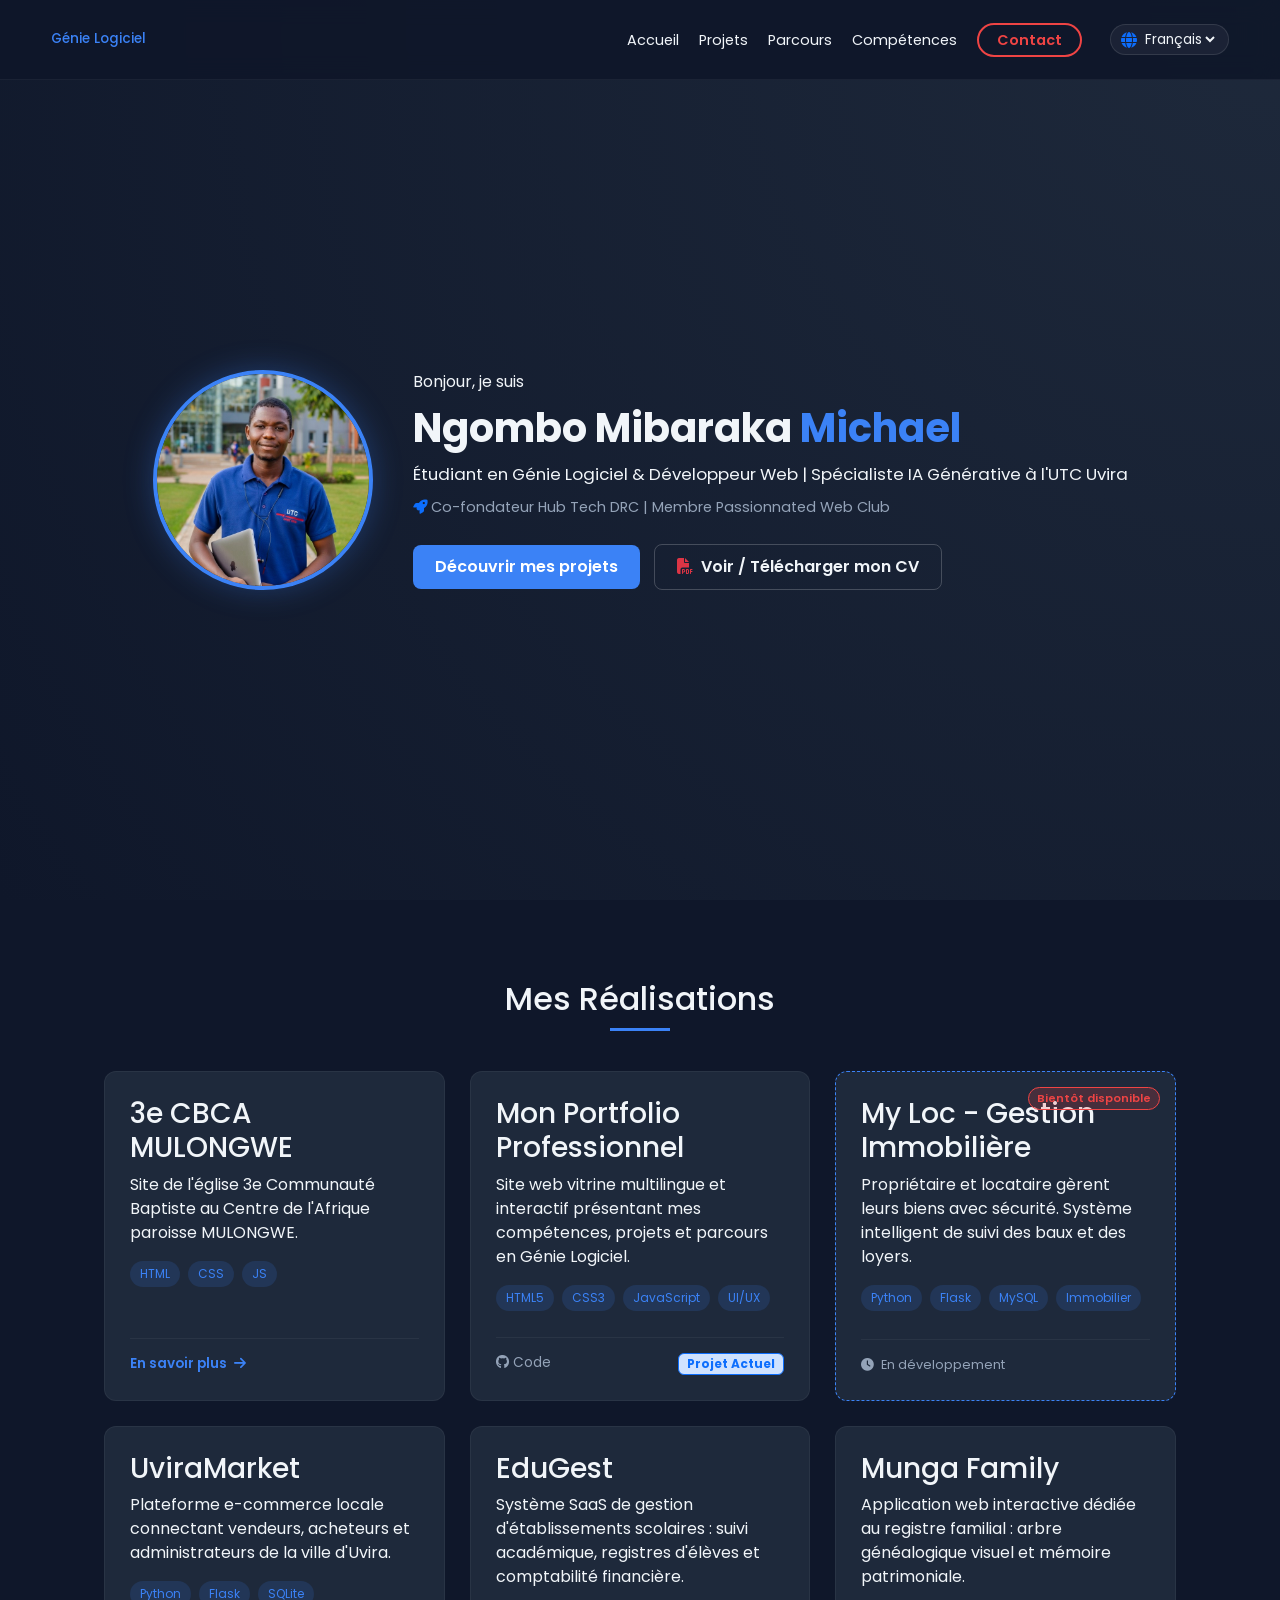
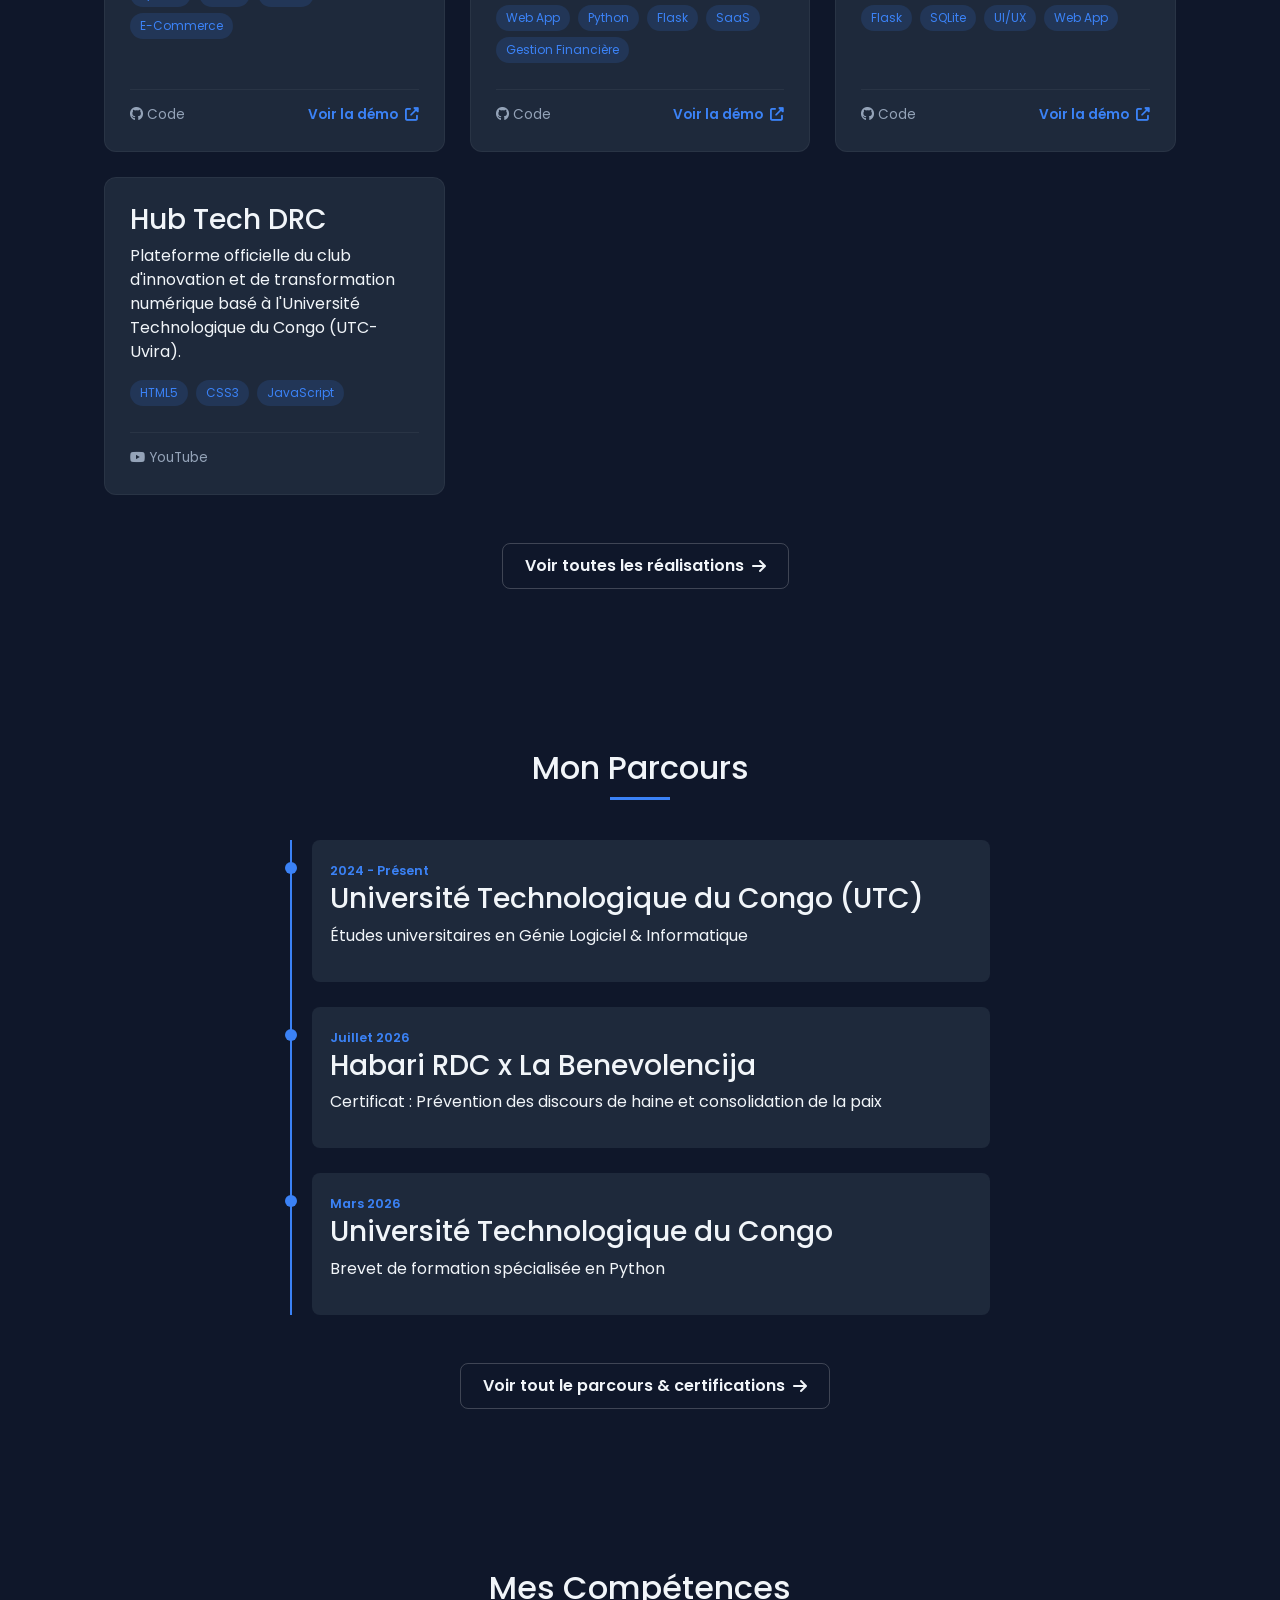
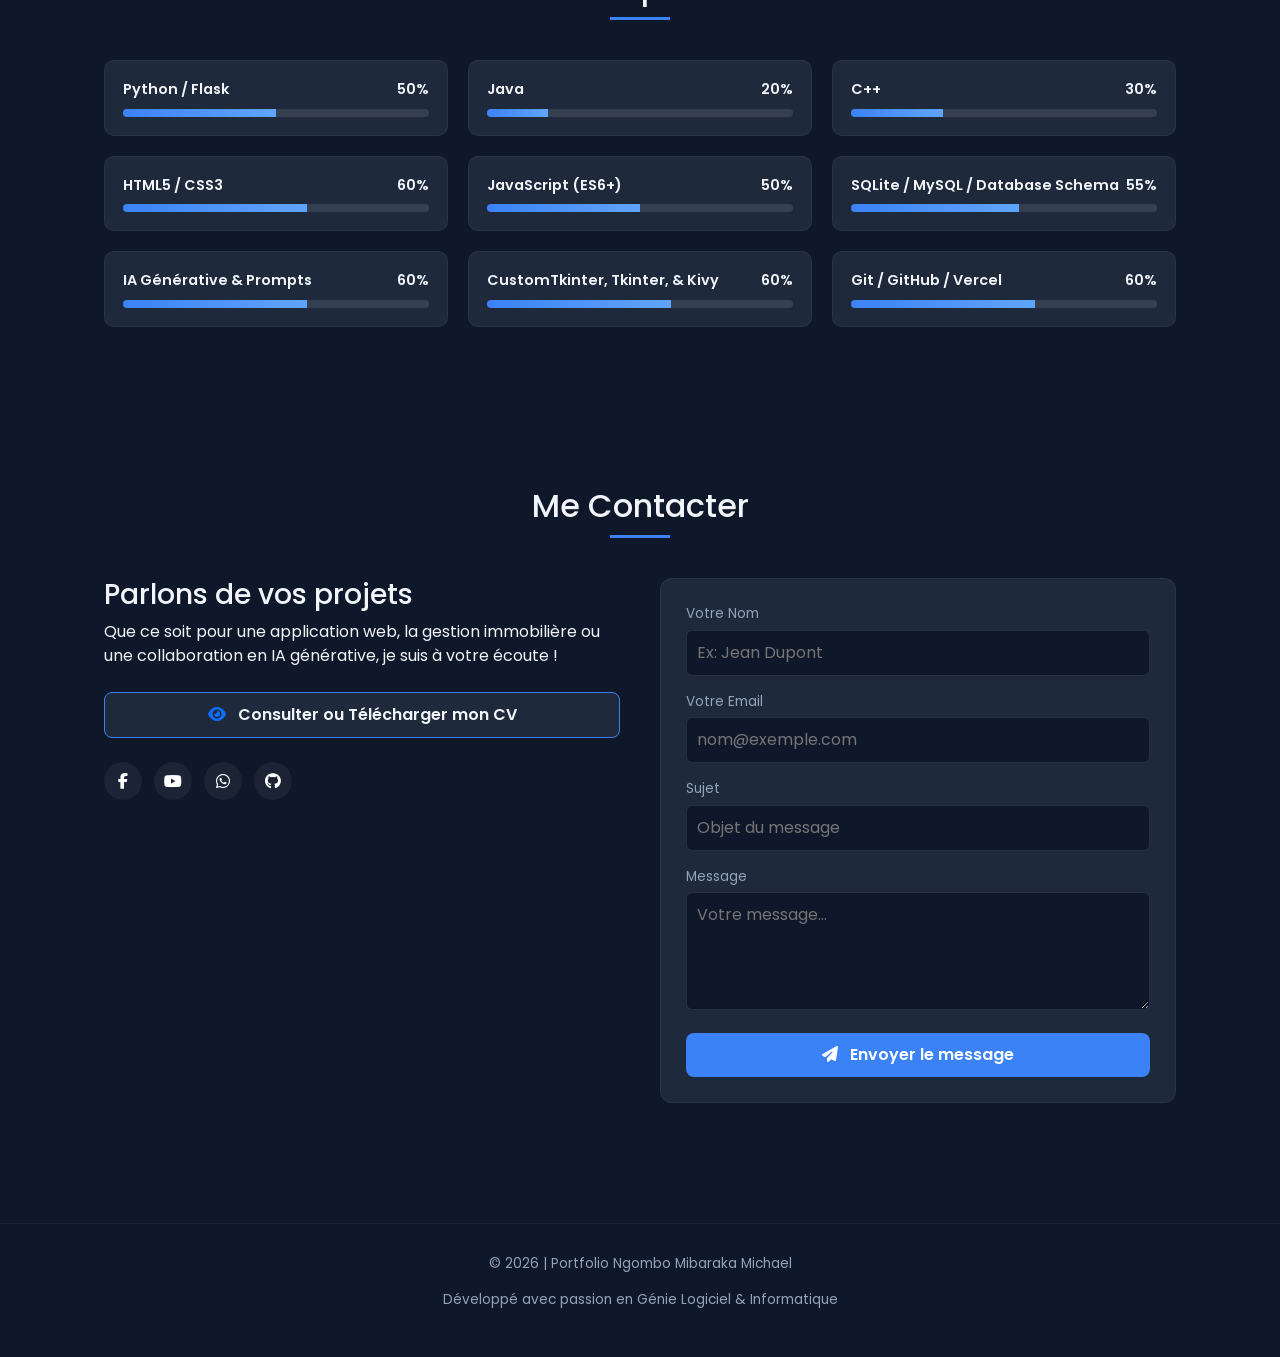
<file: index.html>
<!DOCTYPE html>
<html lang="fr">
<head>
    <meta charset="UTF-8">
    <meta name="viewport" content="width=device-width, initial-scale=1.0">
    <title>Portfolio | Ngombo Mibaraka Michael</title>

    <link href="https://cdn.jsdelivr.net/npm/bootstrap@5.3.0-alpha1/dist/css/bootstrap.min.css" rel="stylesheet">
    <link rel="stylesheet" href="https://cdnjs.cloudflare.com/ajax/libs/font-awesome/6.4.0/css/all.min.css">
    <link href="https://fonts.googleapis.com/css2?family=Poppins:wght@300;400;500;600;700&display=swap" rel="stylesheet">

    <link rel="stylesheet" href="style.css?v=6.0">
</head>
<body>

    <!-- NAVIGATION -->
    <nav class="navbar">
        <div class="logo">
            <span class="logo-sub">Génie Logiciel</span>
        </div>

        <div class="menu-toggle" id="mobile-menu">
            <span class="bar"></span>
            <span class="bar"></span>
            <span class="bar"></span>
        </div>

        <ul class="nav-links" id="nav-links">
            <li><a href="#accueil" data-i18n="nav_home">Accueil</a></li>
            <li><a href="#projets" data-i18n="nav_projects">Projets</a></li>
            <li><a href="#parcours" data-i18n="nav_timeline">Parcours</a></li>
            <li><a href="#competences" data-i18n="nav_skills">Compétences</a></li>
            <li><a href="#contact" class="btn-contact-nav" data-i18n="nav_contact">Contact</a></li>
            
            <li class="lang-selector-container ms-2">
                <i class="fas fa-globe text-primary me-1"></i>
                <select id="lang-select" class="lang-select">
                    <option value="fr" selected>Français</option>
                    <option value="en">English</option>
                    <option value="sw">Kiswahili</option>
                </select>
            </li>
        </ul>
    </nav>


    <!-- HERO SECTION -->
    <header id="accueil" class="hero">
        <div class="hero-container">
            <div class="hero-photo-container">
                <img src="image/image[1].jpg" alt="Ngombo Mibaraka Michael" class="hero-photo">
            </div>
            
            <div class="hero-text">
                <span class="greeting" data-i18n="hero_greeting">Bonjour, je suis</span>
                <h1>Ngombo Mibaraka <span class="highlight">Michael</span></h1>
                <p class="role-title" data-i18n="hero_role">Étudiant en Génie Logiciel & Développeur Web | Spécialiste IA Générative à l'UTC Uvira</p>
                <p class="sub-info"><i class="fas fa-rocket text-primary"></i> <span data-i18n="hero_sub">Co-fondateur Hub Tech DRC | Membre Passionnated Web Club</span></p>

                <div class="hero-btns">
                    <a href="#projets" class="btn-primary" data-i18n="btn_discover">Découvrir mes projets</a>
                    <button id="btn-open-cv-modal" class="btn-secondary"><i class="fas fa-file-pdf me-2 text-danger"></i><span data-i18n="btn_view_cv">Voir / Télécharger mon CV</span></button>
                </div>
            </div>
        </div>
    </header>

    <main>
        <!-- PROJETS -->
        <section id="projets" class="section">
            <h2 class="section-title" data-i18n="title_projects">Mes Réalisations</h2>

            <div class="projects-grid">

                <!-- 3e CBCA Mulongwe -->
                <div class="project-card">
                    <div class="card-content">
                        <h3>3e CBCA MULONGWE</h3>
                        <p data-i18n="desc_cbca">Site de l'église 3e Communauté Baptiste au Centre de l'Afrique paroisse MULONGWE.</p>
                        <div class="tags">
                            <span class="tag">HTML</span>
                            <span class="tag">CSS</span>
                            <span class="tag">JS</span>
                        </div>
                    </div>
                    <div class="card-actions">
                        <a href="https://ngombomibaraka-eng.github.io/cbca_mulongwe/" class="btn-link-more"><span>En savoir plus</span> <i class="fas fa-arrow-right ms-1"></i></a>
                    </div>
                </div>

                <!-- Mon Portfolio Personnel -->
                <div class="project-card">
                    <div class="card-content">
                        <h3>Mon Portfolio Professionnel</h3>
                        <p data-i18n="desc_portfolio">Site web vitrine multilingue et interactif présentant mes compétences, projets et parcours en Génie Logiciel.</p>
                        <div class="tags">
                            <span class="tag">HTML5</span>
                            <span class="tag">CSS3</span>
                            <span class="tag">JavaScript</span>
                            <span class="tag">UI/UX</span>
                        </div>
                    </div>
                    <div class="card-actions">
                        <a href="https://github.com/ngombomibaraka-eng/" target="_blank" class="btn-icon"><i class="fab fa-github"></i> Code</a>
                        <span class="badge bg-primary-subtle text-primary border border-primary px-2 py-1 rounded" data-i18n="tag_active">Projet Actuel</span>
                    </div>
                </div>

                <!-- My Loc -->
                <div class="project-card badge-upcoming-container">
                    <span class="badge-upcoming" data-i18n="badge_soon">Bientôt disponible</span>
                    <div class="card-content">
                        <h3>My Loc - Gestion Immobilière</h3>
                        <p data-i18n="desc_myloc">Propriétaire et locataire gèrent leurs biens avec sécurité. Système intelligent de suivi des baux et des loyers.</p>
                        <div class="tags">
                            <span class="tag">Python</span>
                            <span class="tag">Flask</span>
                            <span class="tag">MySQL</span>
                            <span class="tag">Immobilier</span>
                        </div>
                    </div>
                    <div class="card-actions">
                        <span class="status-disabled"><i class="fas fa-clock me-1"></i> <span data-i18n="status_in_dev">En développement</span></span>
                    </div>
                </div>

                <!-- UviraMarket -->
                <div class="project-card">
                    <div class="card-content">
                        <h3>UviraMarket</h3>
                        <p data-i18n="desc_uviramarket">Plateforme e-commerce locale connectant vendeurs, acheteurs et administrateurs de la ville d'Uvira.</p>
                        <div class="tags">
                            <span class="tag">Python</span>
                            <span class="tag">Flask</span>
                            <span class="tag">SQLite</span>
                            <span class="tag">E-Commerce</span>
                        </div>
                    </div>
                    <div class="card-actions">
                        <a href="https://github.com/ngombomibaraka-eng/" target="_blank" class="btn-icon"><i class="fab fa-github"></i> Code</a>
                        <a href="https://uvira-market-omega.vercel.app" target="_blank" class="btn-link-more"><span data-i18n="btn_demo">Voir la démo</span> <i class="fas fa-external-link-alt ms-1"></i></a>
                    </div>
                </div>

                <!-- EduGest -->
                <div class="project-card">
                    <div class="card-content">
                        <h3>EduGest</h3>
                        <p data-i18n="desc_edugest">Système SaaS de gestion d'établissements scolaires : suivi académique, registres d'élèves et comptabilité financière.</p>
                        <div class="tags">
                            <span class="tag">Web App</span>
                            <span class="tag">Python</span>
                            <span class="tag">Flask</span>
                            <span class="tag">SaaS</span>
                            <span class="tag">Gestion Financière</span>
                        </div>
                    </div>
                    <div class="card-actions">
                        <a href="https://github.com/ngombomibaraka-eng/" target="_blank" class="btn-icon"><i class="fab fa-github"></i> Code</a>
                        <a href="https://edu-gest-beta.vercel.app" target="_blank" class="btn-link-more"><span data-i18n="btn_demo">Voir la démo</span> <i class="fas fa-external-link-alt ms-1"></i></a>
                    </div>
                </div>

                <!-- Munga Family -->
                <div class="project-card">
                    <div class="card-content">
                        <h3>Munga Family</h3>
                        <p data-i18n="desc_mungafamily">Application web interactive dédiée au registre familial : arbre généalogique visuel et mémoire patrimoniale.</p>
                        <div class="tags">
                            <span class="tag">Flask</span>
                            <span class="tag">SQLite</span>
                            <span class="tag">UI/UX</span>
                            <span class="tag">Web App</span>
                        </div>
                    </div>
                    <div class="card-actions">
                        <a href="https://github.com/ngombomibaraka-eng/" target="_blank" class="btn-icon"><i class="fab fa-github"></i> Code</a>
                        <a href="https://munga-family.vercel.app" target="_blank" class="btn-link-more"><span data-i18n="btn_demo">Voir la démo</span> <i class="fas fa-external-link-alt ms-1"></i></a>
                    </div>
                </div>

                <!-- Hub Tech DRC -->
                <div class="project-card">
                    <div class="card-content">
                        <h3>Hub Tech DRC</h3>
                        <p data-i18n="desc_hubtech">Plateforme officielle du club d'innovation et de transformation numérique basé à l'Université Technologique du Congo (UTC-Uvira).</p>
                        <div class="tags">
                            <span class="tag">HTML5</span>
                            <span class="tag">CSS3</span>
                            <span class="tag">JavaScript</span>
                        </div>
                    </div>
                    <div class="card-actions">
                        <a href="https://youtube.com/@hubtechdrc?si=TBOERxqZ5r6x81qi" target="_blank" class="btn-icon"><i class="fab fa-youtube"></i> YouTube</a>
                    </div>
                </div>

            </div>

            <!-- BOUTON VOIR TOUTES LES RÉALISATIONS -->
            <div class="text-center mt-5">
                <a href="projets-detail.html" class="btn-secondary d-inline-flex align-items-center gap-2">
                    <span>Voir toutes les réalisations</span>
                    <i class="fas fa-arrow-right"></i>
                </a>
            </div>
        </section>

        <!-- PARCOURS -->
        <section id="parcours" class="section">
            <h2 class="section-title" data-i18n="title_timeline">Mon Parcours</h2>

            <div class="timeline">
                <div class="timeline-item">
                    <span class="timeline-date">2024 - Présent</span>
                    <h3>Université Technologique du Congo (UTC)</h3>
                    <p data-i18n="tl_utc">Études universitaires en Génie Logiciel & Informatique</p>
                </div>

                <div class="timeline-item">
                    <span class="timeline-date">Juillet 2026</span>
                    <h3>Habari RDC x La Benevolencija</h3>
                    <p data-i18n="tl_benevolencija">Certificat : Prévention des discours de haine et consolidation de la paix</p>
                </div>

                <div class="timeline-item">
                    <span class="timeline-date">Mars 2026</span>
                    <h3>Université Technologique du Congo</h3>
                    <p data-i18n="tl_python">Brevet de formation spécialisée en Python</p>
                </div>
            </div>

            <!-- BOUTON VOIR TOUT LE PARCOURS ET CERTIFICATIONS -->
            <div class="text-center mt-5">
                <a href="parcours-detail.html" class="btn-secondary d-inline-flex align-items-center gap-2">
                    <span>Voir tout le parcours & certifications</span>
                    <i class="fas fa-arrow-right"></i>
                </a>
            </div>
        </section>

        <!-- COMPÉTENCES -->
        <section id="competences" class="section">
            <h2 class="section-title" data-i18n="title_skills">Mes Compétences</h2>
            <div id="skills-container" class="skills-grid"></div>
        </section>

        <!-- CONTACT -->
        <section id="contact" class="section">
            <h2 class="section-title" data-i18n="title_contact">Me Contacter</h2>

            <div class="contact-wrapper">
                <div class="contact-info">
                    <h3 data-i18n="contact_subtitle">Parlons de vos projets</h3>
                    <p data-i18n="contact_desc">Que ce soit pour une application web, la gestion immobilière ou une collaboration en IA générative, je suis à votre écoute !</p>

                    <div class="cv-block my-4">
                        <button id="btn-trigger-cv" class="btn-cv-trigger">
                            <i class="fas fa-eye text-primary me-2"></i> <span data-i18n="btn_view_download_cv">Consulter ou Télécharger mon CV</span>
                        </button>
                    </div>

                    <div class="social-links">
                        <a href="https://www.facebook.com/profile.php?id=61588190810548" target="_blank" title="Facebook"><i class="fab fa-facebook-f"></i></a>
                        <a href="https://youtube.com/@hubtechdrc?si=TBOERxqZ5r6x81qi" target="_blank" title="YouTube"><i class="fab fa-youtube"></i></a>
                        <a href="https://chat.whatsapp.com/GgwyBeBTqSu8wBcDb2ZMI4?mode=gi_t" target="_blank" title="WhatsApp"><i class="fab fa-whatsapp"></i></a>
                        <a href="https://github.com/ngombomibaraka-eng/" target="_blank" title="GitHub"><i class="fab fa-github"></i></a>
                    </div>
                </div>

                <form id="contact-form" class="contact-form">
                    <div class="form-group mb-3">
                        <label for="name" data-i18n="lbl_name">Votre Nom</label>
                        <input type="text" id="name" required placeholder="Ex: Jean Dupont">
                    </div>
                    <div class="form-group mb-3">
                        <label for="email" data-i18n="lbl_email">Votre Email</label>
                        <input type="email" id="email" required placeholder="nom@exemple.com">
                    </div>
                    <div class="form-group mb-3">
                        <label for="subject" data-i18n="lbl_subject">Sujet</label>
                        <input type="text" id="subject" required placeholder="Objet du message">
                    </div>
                    <div class="form-group mb-3">
                        <label for="message" data-i18n="lbl_message">Message</label>
                        <textarea id="message" rows="4" required placeholder="Votre message..."></textarea>
                    </div>
                    <button type="submit" class="btn-primary w-100">
                        <i class="fas fa-paper-plane me-2"></i> <span data-i18n="btn_send">Envoyer le message</span>
                    </button>

                    <div id="form-response" class="form-response-box mt-3 d-none">
                        <i class="fas fa-check-circle me-2 text-success"></i>
                        <span id="response-text">L'auteur vous répondra dans un instant !</span>
                    </div>
                </form>
            </div>
        </section>
    </main>

    <!-- MODAL CV POPUP -->
    <div id="cv-modal" class="cv-modal">
        <div class="cv-modal-content">
            <div class="cv-modal-header">
                <h3><i class="fas fa-file-pdf text-danger me-2"></i> Curriculum Vitae</h3>
                <span class="close-cv-modal" id="close-cv-modal">&times;</span>
            </div>
            <div class="cv-modal-body">
                <p class="text-dim mb-3" data-i18n="cv_modal_info">Le CV est synchronisé avec la langue actuellement sélectionnée sur le site.</p>
                <div class="cv-viewer-container">
                    <iframe id="cv-frame" src="assets/CV_Ngombo_FR.pdf" width="100%" height="450px" style="border:none; border-radius:8px;"></iframe>
                </div>
            </div>
            <div class="cv-modal-footer">
                <a id="btn-download-cv" href="assets/CV_Ngombo_FR.pdf" download class="btn-primary">
                    <i class="fas fa-download me-2"></i> <span data-i18n="btn_download">Télécharger le document PDF</span>
                </a>
            </div>
        </div>
    </div>

    <footer>
        <p>&copy; 2026 | Portfolio Ngombo Mibaraka Michael</p>
        <p class="text-dim" data-i18n="footer_sub">Développé avec passion en Génie Logiciel & Informatique</p>
    </footer>

    <script src="script.js?v=5.0"></script>
</body>
</html>
</file>
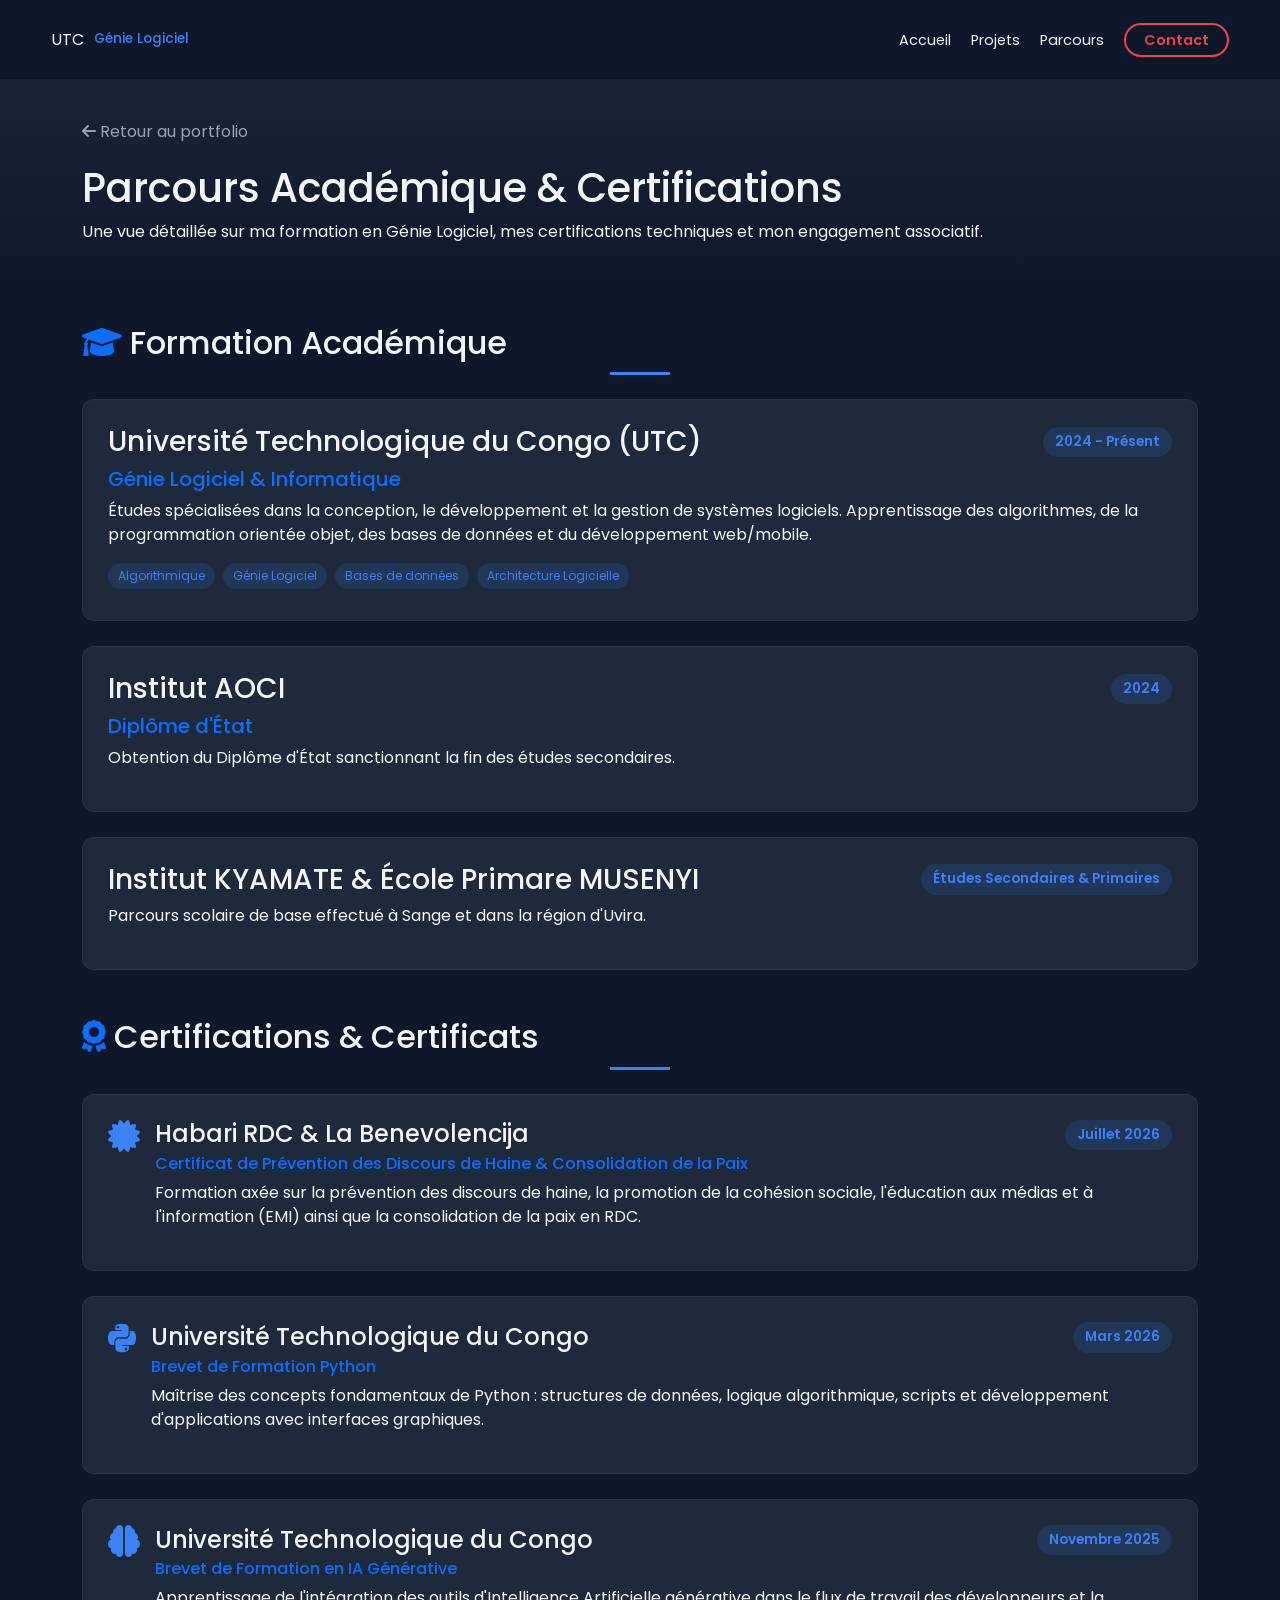
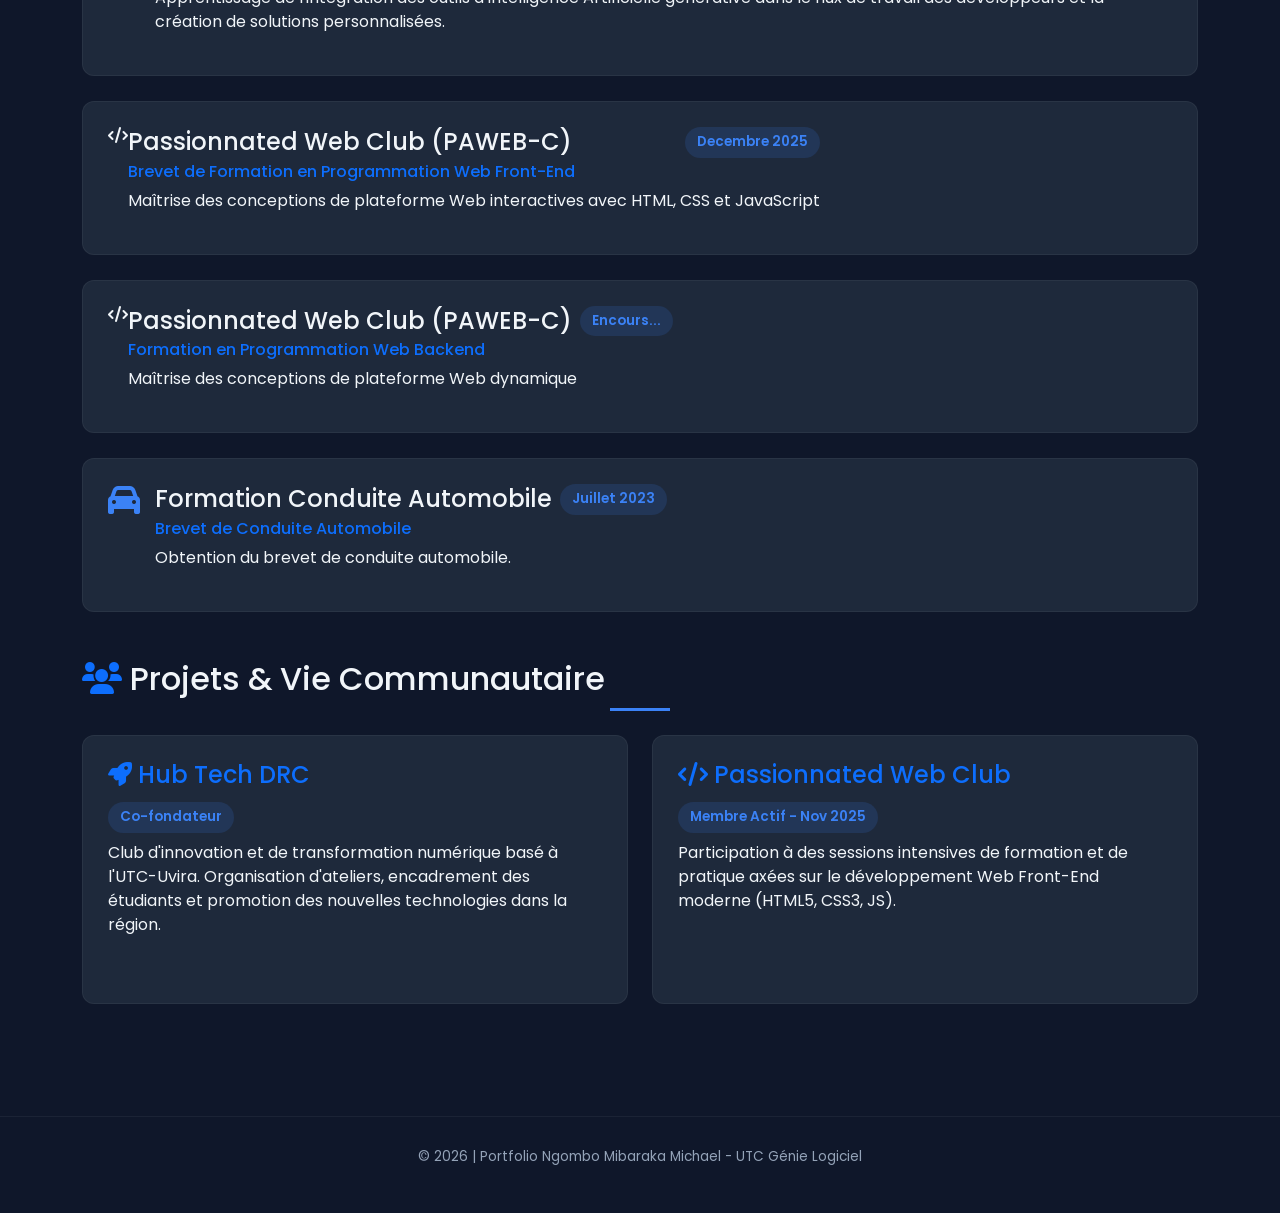
<file: parcours-detail.html>
<!DOCTYPE html>
<html lang="fr">
<head>
    <meta charset="UTF-8">
    <meta name="viewport" content="width=device-width, initial-scale=1.0">
    <title>Parcours Détaillé & Certifications | Ngombo Mibaraka Michael</title>
    <!-- Bootstrap & FontAwesome -->
    <link href="https://cdn.jsdelivr.net/npm/bootstrap@5.3.0-alpha1/dist/css/bootstrap.min.css" rel="stylesheet">
    <link rel="stylesheet" href="https://cdnjs.cloudflare.com/ajax/libs/font-awesome/6.0.0-beta3/css/all.min.css">
    <link href="https://fonts.googleapis.com/css2?family=Poppins:wght@300;400;600;700&display=swap" rel="stylesheet">
    <link rel="stylesheet" href="style.css">
    <style>
        /* Styles spécifiques à la page parcours */
        .page-header {
            padding: 120px 5% 40px;
            background: linear-gradient(to bottom, #1e293b, var(--bg-dark));
        }
        .btn-back {
            color: var(--text-dim);
            text-decoration: none;
            display: inline-block;
            margin-bottom: 20px;
            transition: 0.3s;
        }
        .btn-back:hover {
            color: var(--primary);
            transform: translateX(-5px);
        }
        .detail-card {
            background: var(--card-bg);
            border-radius: 12px;
            padding: 25px;
            border: 1px solid rgba(255,255,255,0.05);
            margin-bottom: 25px;
            transition: 0.3s;
        }
        .detail-card:hover {
            border-color: var(--primary);
            transform: translateY(-3px);
        }
        .badge-date {
            background: rgba(59, 130, 246, 0.15);
            color: var(--primary);
            font-size: 0.85rem;
            padding: 5px 12px;
            border-radius: 20px;
            font-weight: 600;
        }
        .certif-icon {
            font-size: 2rem;
            color: var(--primary);
            margin-right: 15px;
        }
        .certif-box {
            display: flex;
            align-items: flex-start;
        }
    </style>
</head>
<body>

    <!-- NAVIGATION -->
    <nav class="navbar">
        <div class="logo">
            UTC <span class="logo-sub">Génie Logiciel</span>
        </div>
        <ul class="nav-links">
            <li><a href="index.html#accueil">Accueil</a></li>
            <li><a href="index.html#projets">Projets</a></li>
            <li><a href="index.html#parcours">Parcours</a></li>
            <li><a href="index.html#contact" class="btn-contact-nav">Contact</a></li>
        </ul>
    </nav>

    <!-- HEADER PAGE -->
    <header class="page-header">
        <div class="container">
            <a href="index.html#parcours" class="btn-back"><i class="fas fa-arrow-left"></i> Retour au portfolio</a>
            <h1>Parcours Académique & Certifications</h1>
            <p class="sub-text">Une vue détaillée sur ma formation en Génie Logiciel, mes certifications techniques et mon engagement associatif.</p>
        </div>
    </header>

    <main class="container py-4">
        
        <!-- SECTION 1 : FORMATION ACADÉMIQUE -->
        <section class="mb-5">
            <h2 class="section-title text-start mb-4"><i class="fas fa-graduation-cap text-primary"></i> Formation Académique</h2>

            <div class="detail-card">
                <div class="d-flex justify-content-between align-items-center flex-wrap gap-2 mb-2">
                    <h3 class="mb-0">Université Technologique du Congo (UTC)</h3>
                    <span class="badge-date">2024 - Présent</span>
                </div>
                <h5 class="text-primary">Génie Logiciel & Informatique</h5>
                <p class="text-dim mt-2">
                    Études spécialisées dans la conception, le développement et la gestion de systèmes logiciels. Apprentissage des algorithmes, de la programmation orientée objet, des bases de données et du développement web/mobile.
                </p>
                <div class="tags">
                    <span class="tag">Algorithmique</span>
                    <span class="tag">Génie Logiciel</span>
                    <span class="tag">Bases de données</span>
                    <span class="tag">Architecture Logicielle</span>
                </div>
            </div>

            <div class="detail-card">
                <div class="d-flex justify-content-between align-items-center flex-wrap gap-2 mb-2">
                    <h3 class="mb-0">Institut AOCI</h3>
                    <span class="badge-date">2024</span>
                </div>
                <h5 class="text-primary">Diplôme d'État</h5>
                <p class="text-dim mt-2">Obtention du Diplôme d'État sanctionnant la fin des études secondaires.</p>
            </div>

            <div class="detail-card">
                <div class="d-flex justify-content-between align-items-center flex-wrap gap-2 mb-2">
                    <h3 class="mb-0">Institut KYAMATE & École Primare MUSENYI</h3>
                    <span class="badge-date">Études Secondaires & Primaires</span>
                </div>
                <p class="text-dim mt-2">Parcours scolaire de base effectué à Sange et dans la région d'Uvira.</p>
            </div>
        </section>

        <!-- SECTION 2 : CERTIFICATIONS & BREVETS -->
        <section class="mb-5">
            <h2 class="section-title text-start mb-4"><i class="fas fa-award text-primary"></i> Certifications & Certificats</h2>

            <div class="detail-card">
                <div class="certif-box">
                    <i class="fas fa-certificate certif-icon"></i>
                    <div>
                        <div class="d-flex justify-content-between align-items-center flex-wrap gap-2 mb-1">
                            <h4 class="mb-0">Habari RDC & La Benevolencija</h4>
                            <span class="badge-date">Juillet 2026</span>
                        </div>
                        <h6 class="text-primary">Certificat de Prévention des Discours de Haine & Consolidation de la Paix</h6>
                        <p class="text-dim mt-2">
                            Formation axée sur la prévention des discours de haine, la promotion de la cohésion sociale, l'éducation aux médias et à l'information (EMI) ainsi que la consolidation de la paix en RDC.
                        </p>
                    </div>
                </div>
            </div>

            <div class="detail-card">
                <div class="certif-box">
                    <i class="fab fa-python certif-icon"></i>
                    <div>
                        <div class="d-flex justify-content-between align-items-center flex-wrap gap-2 mb-1">
                            <h4 class="mb-0">Université Technologique du Congo</h4>
                            <span class="badge-date">Mars 2026</span>
                        </div>
                        <h6 class="text-primary">Brevet de Formation Python</h6>
                        <p class="text-dim mt-2">
                            Maîtrise des concepts fondamentaux de Python : structures de données, logique algorithmique, scripts et développement d'applications avec interfaces graphiques.
                        </p>
                    </div>
                </div>
            </div>

            <div class="detail-card">
                <div class="certif-box">
                    <i class="fas fa-brain certif-icon"></i>
                    <div>
                        <div class="d-flex justify-content-between align-items-center flex-wrap gap-2 mb-1">
                            <h4 class="mb-0">Université Technologique du Congo</h4>
                            <span class="badge-date">Novembre 2025</span>
                        </div>
                        <h6 class="text-primary">Brevet de Formation en IA Générative</h6>
                        <p class="text-dim mt-2">
                            Apprentissage de l'intégration des outils d'Intelligence Artificielle générative dans le flux de travail des développeurs et la création de solutions personnalisées.
                        </p>
                    </div>
                </div>
            </div>
            <div class="detail-card">
                <div class="certif-box">
                    <i class="fas fa-code"></i>
                    <div>
                        <div class="d-flex justify-content-between align-items-center flex-wrap gap-2 mb-1">
                            <h4 class="mb-0">Passionnated Web Club (PAWEB-C)</h4>
                            <span class="badge-date">Decembre 2025</span>
                        </div>
                        <h6 class="text-primary">Brevet de Formation en Programmation Web Front-End</h6>
                        <p class="text-dim mt-2">
                            Maîtrise des conceptions de plateforme Web interactives avec HTML, CSS et JavaScript
                    </div>
                </div>
            </div>
            <div class="detail-card">
                <div class="certif-box">
                    <i class="fas fa-code"></i>
                    <div>
                        <div class="d-flex justify-content-between align-items-center flex-wrap gap-2 mb-1">
                            <h4 class="mb-0">Passionnated Web Club (PAWEB-C)</h4>
                            <span class="badge-date">Encours...</span>
                        </div>
                        <h6 class="text-primary">Formation en Programmation Web Backend</h6>
                        <p class="text-dim mt-2">
                            Maîtrise des conceptions de plateforme Web dynamique
                    </div>
                </div>
            </div>

            <div class="detail-card">
                <div class="certif-box">
                    <i class="fas fa-car certif-icon"></i>
                    <div>
                        <div class="d-flex justify-content-between align-items-center flex-wrap gap-2 mb-1">
                            <h4 class="mb-0">Formation Conduite Automobile</h4>
                            <span class="badge-date">Juillet 2023</span>
                        </div>
                        <h6 class="text-primary">Brevet de Conduite Automobile</h6>
                        <p class="text-dim mt-2">Obtention du brevet de conduite automobile.</p>
                    </div>
                </div>
            </div>
        </section>

        <!-- SECTION 3 : ENGAGEMENT COMMUNAUTAIRE & CLUBS -->
        <section class="mb-5">
            <h2 class="section-title text-start mb-4"><i class="fas fa-users text-primary"></i> Projets & Vie Communautaire</h2>

            <div class="row g-4">
                <div class="col-md-6">
                    <div class="detail-card h-100">
                        <h4 class="text-primary"><i class="fas fa-rocket"></i> Hub Tech DRC</h4>
                        <p class="badge-date d-inline-block mt-1 mb-2">Co-fondateur</p>
                        <p class="text-dim">
                            Club d'innovation et de transformation numérique basé à l'UTC-Uvira. Organisation d'ateliers, encadrement des étudiants et promotion des nouvelles technologies dans la région.
                        </p>
                    </div>
                </div>
                <div class="col-md-6">
                    <div class="detail-card h-100">
                        <h4 class="text-primary"><i class="fas fa-code"></i> Passionnated Web Club</h4>
                        <p class="badge-date d-inline-block mt-1 mb-2">Membre Actif - Nov 2025</p>
                        <p class="text-dim">
                            Participation à des sessions intensives de formation et de pratique axées sur le développement Web Front-End moderne (HTML5, CSS3, JS).
                        </p>
                    </div>
                </div>
            </div>
        </section>

    </main>

    <footer>
        <p>&copy; 2026 | Portfolio Ngombo Mibaraka Michael - UTC Génie Logiciel</p>
    </footer>

</body>
</html>
</file>
<file: style.css>
:root {
    --bg-dark: #0f172a;
    --card-bg: #1e293b;
    --primary: #3b82f6; 
    --primary-hover: #2563eb;
    --accent: #ef4444; 
    --text-main: #f1f5f9;
    --text-dim: #94a3b8;
}

* {
    margin: 0; padding: 0; box-sizing: border-box;
    font-family: 'Poppins', sans-serif; scroll-behavior: smooth;
}

body {
    background-color: var(--bg-dark); color: var(--text-main); overflow-x: hidden;
}

/* NAVBAR & LOGO AVATAR */
.navbar {
    display: flex; justify-content: space-between; align-items: center;
    padding: 0 4%; background: rgba(15, 23, 42, 0.9); backdrop-filter: blur(12px);
    position: fixed; top: 0; width: 100%; z-index: 1000; height: 80px;
    border-bottom: 1px solid rgba(255, 255, 255, 0.05);
}

.logo { display: flex; align-items: center; gap: 10px; }
.logo-img {
    width: 42px; height: 42px; border-radius: 50%; object-fit: cover;
    border: 2px solid var(--primary);
}
.logo-sub { color: var(--primary); font-size: 0.85rem; font-weight: 500; }

/* SELECTEUR DE LANGUE */
.lang-selector-container {
    display: flex; align-items: center; background: rgba(255, 255, 255, 0.05);
    padding: 4px 10px; border-radius: 20px; border: 1px solid rgba(255, 255, 255, 0.1);
}
.lang-select {
    background: transparent; color: var(--text-main); border: none; outline: none;
    font-size: 0.85rem; cursor: pointer;
}
.lang-select option { background: var(--card-bg); color: var(--text-main); }

.nav-links { display: flex; list-style: none; gap: 20px; align-items: center; margin: 0; }
.nav-links a { text-decoration: none; color: var(--text-main); font-size: 0.9rem; transition: 0.3s; }
.nav-links a:hover { color: var(--primary); }

.btn-contact-nav {
    border: 2px solid var(--accent); color: var(--accent) !important;
    padding: 5px 18px; border-radius: 50px; font-weight: 600;
}
.btn-contact-nav:hover { background-color: var(--accent); color: white !important; }

.menu-toggle { display: none; flex-direction: column; gap: 5px; cursor: pointer; }
.bar { width: 25px; height: 3px; background-color: var(--primary); }

/* HERO SECTION ET RESTRICTION STRICTE DE LA PHOTO DE PROFIL */
.hero {
    min-height: 100vh; display: flex; align-items: center; justify-content: center;
    padding: 120px 5% 60px; background: radial-gradient(circle at top right, #1e293b, #0f172a);
    overflow: hidden;
}
.hero-container { display: flex; align-items: center; justify-content: center; gap: 40px; max-width: 1100px; width: 100%; }

.hero-photo-container {
    flex-shrink: 0 !important;
    width: 220px !important;
    height: 220px !important;
    max-width: 220px !important;
    max-height: 220px !important;
    border-radius: 50% !important;
    overflow: hidden !important;
    border: 4px solid var(--primary) !important;
    box-shadow: 0 0 30px rgba(59, 130, 246, 0.3) !important;
    display: block !important;
}

.hero-photo, .hero-photo-container img {
    width: 100% !important;
    height: 100% !important;
    max-width: 100% !important;
    max-height: 100% !important;
    object-fit: cover !important;
    display: block !important;
}

.hero h1 { font-size: 2.5rem; margin: 10px 0; font-weight: 700; }
.highlight { color: var(--primary); }
.role-title { font-size: 1.05rem; color: var(--text-main); margin-bottom: 10px; }
.sub-info { color: var(--text-dim); font-size: 0.9rem; margin-bottom: 25px; }

/* BOUTONS */
.btn-primary, .btn-secondary, .btn-cv-trigger {
    padding: 10px 22px; border-radius: 8px; text-decoration: none; font-weight: 600;
    display: inline-block; transition: 0.3s ease; border: none; cursor: pointer;
}
.btn-primary { background-color: var(--primary); color: white; }
.btn-primary:hover { background-color: var(--primary-hover); color: white; transform: translateY(-2px); }
.btn-secondary { background: transparent; border: 1px solid rgba(255, 255, 255, 0.2); color: var(--text-main); margin-left: 10px; }
.btn-secondary:hover { background: rgba(255, 255, 255, 0.05); border-color: var(--primary); }
.btn-cv-trigger { background: var(--card-bg); border: 1px solid var(--primary); color: var(--text-main); width: 100%; text-align: center; }
.btn-cv-trigger:hover { background: var(--primary); color: white; }

/* PROJETS & BADGES */
.section { padding: 80px 5%; max-width: 1200px; margin: 0 auto; }
.section-title { text-align: center; font-size: 2rem; margin-bottom: 40px; position: relative; }
.section-title::after { content: ''; display: block; width: 60px; height: 3px; background: var(--primary); margin: 10px auto 0; }

.projects-grid { display: grid; gap: 25px; grid-template-columns: repeat(auto-fit, minmax(310px, 1fr)); }
.project-card {
    background: var(--card-bg); padding: 25px; border-radius: 12px;
    border: 1px solid rgba(255, 255, 255, 0.05); display: flex; flex-direction: column; justify-content: space-between;
    position: relative; transition: 0.3s ease;
}
.project-card:hover { transform: translateY(-5px); border-color: rgba(59, 130, 246, 0.4); }

.badge-upcoming-container { border: 1px dashed var(--primary); }
.badge-upcoming {
    position: absolute; top: 15px; right: 15px; background: rgba(239, 68, 68, 0.2);
    color: var(--accent); border: 1px solid var(--accent); font-size: 0.7rem; padding: 2px 8px; border-radius: 12px; font-weight: 600;
}
.status-disabled { font-size: 0.8rem; color: var(--text-dim); }

.tag { display: inline-block; padding: 4px 10px; font-size: 0.75rem; background: rgba(59, 130, 246, 0.15); color: var(--primary); border-radius: 20px; margin: 0 4px 6px 0; }
.card-actions { margin-top: 20px; display: flex; justify-content: space-between; align-items: center; border-top: 1px solid rgba(255, 255, 255, 0.05); padding-top: 15px; }
.btn-icon { color: var(--text-dim); text-decoration: none; font-size: 0.85rem; }
.btn-link-more { color: var(--primary); text-decoration: none; font-size: 0.85rem; font-weight: 600; }

/* TIMELINE & SKILLS */
.timeline { max-width: 700px; margin: 0 auto; border-left: 2px solid var(--primary); padding-left: 20px; }
.timeline-item { position: relative; margin-bottom: 25px; background: var(--card-bg); padding: 18px; border-radius: 8px; }
.timeline-item::before { content: ''; position: absolute; left: -27px; top: 22px; width: 12px; height: 12px; background: var(--primary); border-radius: 50%; }
.timeline-date { font-size: 0.8rem; color: var(--primary); font-weight: 600; }

.skills-grid { display: grid; grid-template-columns: repeat(auto-fit, minmax(280px, 1fr)); gap: 20px; }
.skill-card { background: var(--card-bg); padding: 18px; border-radius: 10px; border: 1px solid rgba(255, 255, 255, 0.05); }
.skill-info { display: flex; justify-content: space-between; margin-bottom: 8px; font-weight: 600; font-size: 0.9rem; }
.progress-bar-bg { width: 100%; height: 8px; background: rgba(255, 255, 255, 0.1); border-radius: 10px; overflow: hidden; }
.progress-bar-fill { height: 100%; background: linear-gradient(90deg, var(--primary), #60a5fa); width: 0%; transition: width 1.2s ease-in-out; }

/* CONTACT & FORM RESPONSE */
.contact-wrapper { display: grid; grid-template-columns: repeat(auto-fit, minmax(300px, 1fr)); gap: 40px; }
.contact-form { background: var(--card-bg); padding: 25px; border-radius: 12px; border: 1px solid rgba(255, 255, 255, 0.05); }
.form-group label { display: block; margin-bottom: 5px; font-size: 0.85rem; color: var(--text-dim); }
.form-group input, .form-group textarea {
    width: 100%; padding: 10px; background: #0f172a; border: 1px solid rgba(255, 255, 255, 0.1); color: white; border-radius: 6px; outline: none;
}
.form-response-box {
    background: rgba(34, 197, 94, 0.15); border: 1px solid #22c55e; color: #22c55e;
    padding: 12px; border-radius: 6px; font-size: 0.9rem; text-align: center;
}

/* MODAL CV POPUP */
.cv-modal {
    display: none; position: fixed; z-index: 2000; left: 0; top: 0; width: 100%; height: 100%;
    background-color: rgba(0, 0, 0, 0.8); backdrop-filter: blur(5px);
    align-items: center; justify-content: center;
}
.cv-modal-content {
    background: var(--card-bg); width: 90%; max-width: 800px; border-radius: 12px;
    border: 1px solid rgba(255, 255, 255, 0.1); overflow: hidden; box-shadow: 0 10px 30px rgba(0,0,0,0.5);
}
.cv-modal-header { display: flex; justify-content: space-between; align-items: center; padding: 15px 20px; border-bottom: 1px solid rgba(255, 255, 255, 0.05); }
.close-cv-modal { font-size: 1.8rem; cursor: pointer; color: var(--text-dim); }
.close-cv-modal:hover { color: var(--accent); }
.cv-modal-body { padding: 20px; }
.cv-modal-footer { padding: 15px 20px; text-align: right; border-top: 1px solid rgba(255, 255, 255, 0.05); }

/* SOCIAL LINKS & FOOTER */
.social-links { display: flex; gap: 12px; margin-top: 20px; }
.social-links a { width: 38px; height: 38px; border-radius: 50%; background: rgba(255, 255, 255, 0.05); display: flex; align-items: center; justify-content: center; color: white; text-decoration: none; transition: 0.3s; }
.social-links a:hover { background: var(--primary); }

footer { text-align: center; padding: 30px; color: var(--text-dim); border-top: 1px solid rgba(255, 255, 255, 0.05); font-size: 0.85rem; margin-top: 40px; }

/* ANIMATIONS SCROLL */
.project-card, .timeline-item, .skill-card { opacity: 0; transform: translateY(20px); transition: opacity 0.6s ease-out, transform 0.6s ease-out; }
.visible { opacity: 1; transform: translateY(0); }

/* MOBILE RESPONSIVE */
@media (max-width: 768px) {
    .menu-toggle { display: flex; }
    .nav-links {
        position: fixed; left: -100%; top: 80px; flex-direction: column; background: var(--bg-dark);
        width: 100%; height: calc(100vh - 80px); padding: 40px; transition: 0.4s; z-index: 999;
    }
    .nav-links.active { left: 0; }
    .hero-container { flex-direction: column; text-align: center; }
    .btn-secondary { margin-left: 0; margin-top: 10px; }
}
</file>
